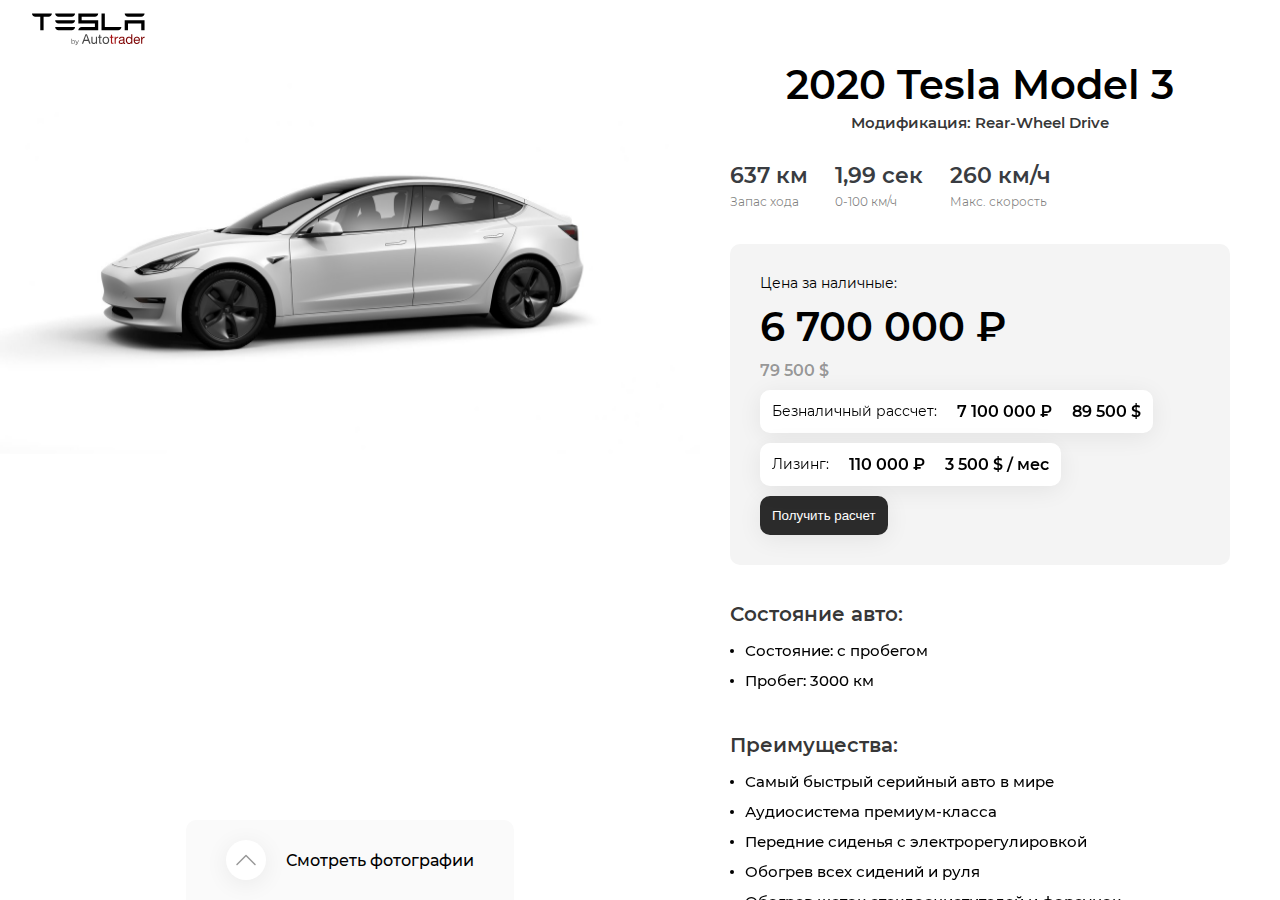
<file: index.html>
<!DOCTYPE html>
<html lang="ru-RU">
  <head>
    <meta charset="utf-8">
    <title>Главная страница</title><!--[if IE]>
    <meta http-equiv="X-UA-Compatible" content="IE = edge"><![endif]-->
    <meta name="viewport" content="width=device-width,initial-scale=1">
    <meta name="keywords" content="">
    <meta name="description" content="">
    <meta name="color-theme" content="">
    <link rel="stylesheet" type="text/css" href="static/css/styles.min.css"><!--[if lt IE 9]>
    <script src="https://cdnjs.cloudflare.com/ajax/libs/html5shiv/3.7.3/html5shiv-printshiv.min.js"></script><![endif]-->
  </head>
  <body class="index-page">
    <div class="wrapper">
      <header class="header"><a class="header__logo logo" href="#"> <img src="static/images/img/logo.svg" alt="Tesla by Autotraider"></a></header>
      <main class="content">
        <div class="detailsCar">
          <div class="detailsCar__inner"> 
            <div class="detailsCar__slider">
              <div class="swiper swiperDetails">
                <div class="swiper-wrapper swiperDetails__inner">
                  <div class="swiper-slide swiperDetails__slide"><img src="static/images/img/card/1.jpg" alt="Slide"></div>
                  <div class="swiper-slide swiperDetails__slide"><img src="static/images/img/card/2.jpg" alt="Slide"></div>
                </div>
                <div class="swiperDetails__arrows">
                  <div class="swiperDetails__arrow swiperDetails__next">
                    <svg class="svg-sprite-icon  icon-arrow-left swiperDetails__icon">
                      <use xlink:href="static/images/svg/symbol/sprite.svg#arrow-left"></use>
                    </svg>
                  </div>
                  <div class="swiperDetails__arrow swiperDetails__prev">
                    <svg class="svg-sprite-icon  icon-arrow-right swiperDetails__icon">
                      <use xlink:href="static/images/svg/symbol/sprite.svg#arrow-right"></use>
                    </svg>
                  </div>
                </div>
              </div>
              <div class="openGallery" open-modal-gallery>
                <div class="openGallery__btn">
                  <svg class="svg-sprite-icon  icon-arrow-up openGallery__icon">
                    <use xlink:href="static/images/svg/symbol/sprite.svg#arrow-up"></use>
                  </svg>
                </div><span>Смотреть фотографии</span>
              </div>
            </div>
            <aside class="detailsCar__info">
              <h1 class="detailsCar__title">
                 2020 Tesla Model 3</h1>
              <p class="detailsCar__mod">Модификация: Rear-Wheel Drive</p>
              <ul class="detailsCar__feature">
                <li> <span>637 км</span>Запас хода</li>
                <li> <span>1,99 сек</span>0-100 км/ч</li>
                <li> <span>260 км/ч</span>Макс. скорость</li>
              </ul>
              <div class="detailsCar__prices">
                <div class="detailsPrice-cash">Цена за наличные:</div>
                <div class="detailsPrice-rub">6 700 000 ₽</div>
                <div class="detailsPrice-usd">79 500 $</div>
                <div class="detailsPayment">
                  <div class="detailsPayment__item"><span>Безналичный рассчет:</span>
                    <div class="detailsPayment__rub">7 100 000 ₽</div>
                    <div class="detailsPayment__usd">89 500 $</div>
                  </div>
                  <div class="detailsPayment__item"><span>Лизинг:</span>
                    <div class="detailsPayment__rub">110 000 ₽</div>
                    <div class="detailsPayment__usd">3 500 $ / мес</div>
                  </div>
                </div>
                <button class="detailsPrice__btn" type="button">Получить расчет</button>
              </div>
              <div class="qualitiesCar">
                <div class="qualitiesCar__title">Состояние авто:</div>
                <ul class="qualitiesCar__list">
                  <li class="qualitiesCar__item">Состояние: с пробегом</li>
                  <li class="qualitiesCar__item">Пробег: 3000 км</li>
                </ul>
              </div>
              <div class="qualitiesCar">
                <div class="qualitiesCar__title">Преимущества:</div>
                <ul class="qualitiesCar__list">
                  <li class="qualitiesCar__item">Самый быстрый серийный авто в мире</li>
                  <li class="qualitiesCar__item">Аудиосистема премиум-класса</li>
                  <li class="qualitiesCar__item">Передние сиденья с электрорегулировкой</li>
                  <li class="qualitiesCar__item">Обогрев всех сидений и руля</li>
                  <li class="qualitiesCar__item">Обогрев щеток стеклоочистителей и форсунок</li>
                  <li class="qualitiesCar__item">Система Keyless Entry</li>
                  <li class="qualitiesCar__item">Мобильное приложение</li>
                  <li class="qualitiesCar__item">Голосовые команды</li>
                  <li class="qualitiesCar__item">Самозатемняющиеся зеркала</li>
                </ul>
              </div>
            </aside>
          </div>
        </div>
      </main>
      <footer class="footer"></footer>
    </div>
    <div class="modal-cars">
      <div class="modal-cars__inner"> 
        <div class="swiper modalCars">
          <div class="swiper-wrapper modalCars__inner">
            <div class="swiper-slide modalCars__slide"><img src="static/images/img/card/1.jpg" alt="">
              <button class="modalCars__close" type="button" aria-label="close modal">
                <svg class="svg-sprite-icon  icon-close modalCars__icon">
                  <use xlink:href="static/images/svg/symbol/sprite.svg#close"></use>
                </svg>
              </button>
            </div>
            <div class="swiper-slide modalCars__slide"><img src="static/images/img/card/2.jpg" alt="">
              <button class="modalCars__close" type="button" aria-label="close modal">
                <svg class="svg-sprite-icon  icon-close modalCars__icon">
                  <use xlink:href="static/images/svg/symbol/sprite.svg#close"></use>
                </svg>
              </button>
            </div>
            <div class="swiper-slide modalCars__slide"><img src="static/images/img/card/1.jpg" alt="">
              <button class="modalCars__close" type="button" aria-label="close modal">
                <svg class="svg-sprite-icon  icon-close modalCars__icon">
                  <use xlink:href="static/images/svg/symbol/sprite.svg#close"></use>
                </svg>
              </button>
            </div>
            <div class="swiper-slide modalCars__slide"><img src="static/images/img/card/2.jpg" alt="">
              <button class="modalCars__close" type="button" aria-label="close modal">
                <svg class="svg-sprite-icon  icon-close modalCars__icon">
                  <use xlink:href="static/images/svg/symbol/sprite.svg#close"></use>
                </svg>
              </button>
            </div>
          </div>
          <div class="modalCars__dots"></div>
          <div class="modalCars__arrows">
            <div class="modalCars__arrow modalCars__prev">
              <svg class="svg-sprite-icon icon-arrow-left">
                <use xlink:href="static/images/svg/symbol/sprite.svg#arrow-left"></use>
              </svg>
            </div>
            <div class="modalCars__arrow modalCars__next">
              <svg class="svg-sprite-icon icon-arrow-right">
                <use xlink:href="static/images/svg/symbol/sprite.svg#arrow-right"></use>
              </svg>
            </div>
          </div>
        </div>
      </div>
    </div>
    <div class="overlay"></div>
    <script src="static/js/libs.min.js"></script>
    <script src="static/js/main.js"></script>
  </body>
</html>
</file>
<file: static/css/styles.min.css>
/**
 * Swiper 8.4.5
 * Most modern mobile touch slider and framework with hardware accelerated transitions
 * https://swiperjs.com
 *
 * Copyright 2014-2022 Vladimir Kharlampidi
 *
 * Released under the MIT License
 *
 * Released on: November 21, 2022
 */
@font-face {
  font-family: 'swiper-icons';
  src: url("data:application/font-woff;charset=utf-8;base64, [base64]//wADZ2x5ZgAAAywAAADMAAAD2MHtryVoZWFkAAABbAAAADAAAAA2E2+eoWhoZWEAAAGcAAAAHwAAACQC9gDzaG10eAAAAigAAAAZAAAArgJkABFsb2NhAAAC0AAAAFoAAABaFQAUGG1heHAAAAG8AAAAHwAAACAAcABAbmFtZQAAA/gAAAE5AAACXvFdBwlwb3N0AAAFNAAAAGIAAACE5s74hXjaY2BkYGAAYpf5Hu/j+W2+MnAzMYDAzaX6QjD6/4//Bxj5GA8AuRwMYGkAPywL13jaY2BkYGA88P8Agx4j+/8fQDYfA1AEBWgDAIB2BOoAeNpjYGRgYNBh4GdgYgABEMnIABJzYNADCQAACWgAsQB42mNgYfzCOIGBlYGB0YcxjYGBwR1Kf2WQZGhhYGBiYGVmgAFGBiQQkOaawtDAoMBQxXjg/wEGPcYDDA4wNUA2CCgwsAAAO4EL6gAAeNpj2M0gyAACqxgGNWBkZ2D4/wMA+xkDdgAAAHjaY2BgYGaAYBkGRgYQiAHyGMF8FgYHIM3DwMHABGQrMOgyWDLEM1T9/w8UBfEMgLzE////P/5//f/V/xv+r4eaAAeMbAxwIUYmIMHEgKYAYjUcsDAwsLKxc3BycfPw8jEQA/[base64]/uznmfPFBNODM2K7MTQ45YEAZqGP81AmGGcF3iPqOop0r1SPTaTbVkfUe4HXj97wYE+yNwWYxwWu4v1ugWHgo3S1XdZEVqWM7ET0cfnLGxWfkgR42o2PvWrDMBSFj/IHLaF0zKjRgdiVMwScNRAoWUoH78Y2icB/yIY09An6AH2Bdu/UB+yxopYshQiEvnvu0dURgDt8QeC8PDw7Fpji3fEA4z/PEJ6YOB5hKh4dj3EvXhxPqH/SKUY3rJ7srZ4FZnh1PMAtPhwP6fl2PMJMPDgeQ4rY8YT6Gzao0eAEA409DuggmTnFnOcSCiEiLMgxCiTI6Cq5DZUd3Qmp10vO0LaLTd2cjN4fOumlc7lUYbSQcZFkutRG7g6JKZKy0RmdLY680CDnEJ+UMkpFFe1RN7nxdVpXrC4aTtnaurOnYercZg2YVmLN/d/gczfEimrE/fs/bOuq29Zmn8tloORaXgZgGa78yO9/cnXm2BpaGvq25Dv9S4E9+5SIc9PqupJKhYFSSl47+Qcr1mYNAAAAeNptw0cKwkAAAMDZJA8Q7OUJvkLsPfZ6zFVERPy8qHh2YER+3i/BP83vIBLLySsoKimrqKqpa2hp6+jq6RsYGhmbmJqZSy0sraxtbO3sHRydnEMU4uR6yx7JJXveP7WrDycAAAAAAAH//wACeNpjYGRgYOABYhkgZgJCZgZNBkYGLQZtIJsFLMYAAAw3ALgAeNolizEKgDAQBCchRbC2sFER0YD6qVQiBCv/H9ezGI6Z5XBAw8CBK/m5iQQVauVbXLnOrMZv2oLdKFa8Pjuru2hJzGabmOSLzNMzvutpB3N42mNgZGBg4GKQYzBhYMxJLMlj4GBgAYow/P/PAJJhLM6sSoWKfWCAAwDAjgbRAAB42mNgYGBkAIIbCZo5IPrmUn0hGA0AO8EFTQAA");
  font-weight: 400;
  font-style: normal; }

:root {
  --swiper-theme-color: #007aff; }

.swiper {
  margin-left: auto;
  margin-right: auto;
  position: relative;
  overflow: hidden;
  list-style: none;
  padding: 0;
  /* Fix of Webkit flickering */
  z-index: 1; }

.swiper-vertical > .swiper-wrapper {
  -webkit-box-orient: vertical;
  -webkit-box-direction: normal;
      -ms-flex-direction: column;
          flex-direction: column; }

.swiper-wrapper {
  position: relative;
  width: 100%;
  height: 100%;
  z-index: 1;
  display: -webkit-box;
  display: -ms-flexbox;
  display: flex;
  -webkit-transition-property: -webkit-transform;
  transition-property: -webkit-transform;
  -o-transition-property: transform;
  transition-property: transform;
  transition-property: transform, -webkit-transform;
  -webkit-box-sizing: content-box;
          box-sizing: content-box; }

.swiper-android .swiper-slide,
.swiper-wrapper {
  -webkit-transform: translate3d(0px, 0, 0);
          transform: translate3d(0px, 0, 0); }

.swiper-pointer-events {
  -ms-touch-action: pan-y;
      touch-action: pan-y; }

.swiper-pointer-events.swiper-vertical {
  -ms-touch-action: pan-x;
      touch-action: pan-x; }

.swiper-slide {
  -ms-flex-negative: 0;
      flex-shrink: 0;
  width: 100%;
  height: 100%;
  position: relative;
  -webkit-transition-property: -webkit-transform;
  transition-property: -webkit-transform;
  -o-transition-property: transform;
  transition-property: transform;
  transition-property: transform, -webkit-transform; }

.swiper-slide-invisible-blank {
  visibility: hidden; }

/* Auto Height */
.swiper-autoheight,
.swiper-autoheight .swiper-slide {
  height: auto; }

.swiper-autoheight .swiper-wrapper {
  -webkit-box-align: start;
      -ms-flex-align: start;
          align-items: flex-start;
  -webkit-transition-property: height, -webkit-transform;
  transition-property: height, -webkit-transform;
  -o-transition-property: transform, height;
  transition-property: transform, height;
  transition-property: transform, height, -webkit-transform; }

.swiper-backface-hidden .swiper-slide {
  -webkit-transform: translateZ(0);
          transform: translateZ(0);
  -webkit-backface-visibility: hidden;
  backface-visibility: hidden; }

/* 3D Effects */
.swiper-3d,
.swiper-3d.swiper-css-mode .swiper-wrapper {
  -webkit-perspective: 1200px;
          perspective: 1200px; }

.swiper-3d .swiper-wrapper,
.swiper-3d .swiper-slide,
.swiper-3d .swiper-slide-shadow,
.swiper-3d .swiper-slide-shadow-left,
.swiper-3d .swiper-slide-shadow-right,
.swiper-3d .swiper-slide-shadow-top,
.swiper-3d .swiper-slide-shadow-bottom,
.swiper-3d .swiper-cube-shadow {
  -webkit-transform-style: preserve-3d;
          transform-style: preserve-3d; }

.swiper-3d .swiper-slide-shadow,
.swiper-3d .swiper-slide-shadow-left,
.swiper-3d .swiper-slide-shadow-right,
.swiper-3d .swiper-slide-shadow-top,
.swiper-3d .swiper-slide-shadow-bottom {
  position: absolute;
  left: 0;
  top: 0;
  width: 100%;
  height: 100%;
  pointer-events: none;
  z-index: 10; }

.swiper-3d .swiper-slide-shadow {
  background: rgba(0, 0, 0, 0.15); }

.swiper-3d .swiper-slide-shadow-left {
  background-image: -webkit-gradient(linear, right top, left top, from(rgba(0, 0, 0, 0.5)), to(rgba(0, 0, 0, 0)));
  background-image: -o-linear-gradient(right, rgba(0, 0, 0, 0.5), rgba(0, 0, 0, 0));
  background-image: linear-gradient(to left, rgba(0, 0, 0, 0.5), rgba(0, 0, 0, 0)); }

.swiper-3d .swiper-slide-shadow-right {
  background-image: -webkit-gradient(linear, left top, right top, from(rgba(0, 0, 0, 0.5)), to(rgba(0, 0, 0, 0)));
  background-image: -o-linear-gradient(left, rgba(0, 0, 0, 0.5), rgba(0, 0, 0, 0));
  background-image: linear-gradient(to right, rgba(0, 0, 0, 0.5), rgba(0, 0, 0, 0)); }

.swiper-3d .swiper-slide-shadow-top {
  background-image: -webkit-gradient(linear, left bottom, left top, from(rgba(0, 0, 0, 0.5)), to(rgba(0, 0, 0, 0)));
  background-image: -o-linear-gradient(bottom, rgba(0, 0, 0, 0.5), rgba(0, 0, 0, 0));
  background-image: linear-gradient(to top, rgba(0, 0, 0, 0.5), rgba(0, 0, 0, 0)); }

.swiper-3d .swiper-slide-shadow-bottom {
  background-image: -webkit-gradient(linear, left top, left bottom, from(rgba(0, 0, 0, 0.5)), to(rgba(0, 0, 0, 0)));
  background-image: -o-linear-gradient(top, rgba(0, 0, 0, 0.5), rgba(0, 0, 0, 0));
  background-image: linear-gradient(to bottom, rgba(0, 0, 0, 0.5), rgba(0, 0, 0, 0)); }

/* CSS Mode */
.swiper-css-mode > .swiper-wrapper {
  overflow: auto;
  scrollbar-width: none;
  /* For Firefox */
  -ms-overflow-style: none;
  /* For Internet Explorer and Edge */ }

.swiper-css-mode > .swiper-wrapper::-webkit-scrollbar {
  display: none; }

.swiper-css-mode > .swiper-wrapper > .swiper-slide {
  scroll-snap-align: start start; }

.swiper-horizontal.swiper-css-mode > .swiper-wrapper {
  -ms-scroll-snap-type: x mandatory;
      scroll-snap-type: x mandatory; }

.swiper-vertical.swiper-css-mode > .swiper-wrapper {
  -ms-scroll-snap-type: y mandatory;
      scroll-snap-type: y mandatory; }

.swiper-centered > .swiper-wrapper::before {
  content: '';
  -ms-flex-negative: 0;
      flex-shrink: 0;
  -webkit-box-ordinal-group: 10000;
      -ms-flex-order: 9999;
          order: 9999; }

.swiper-centered.swiper-horizontal > .swiper-wrapper > .swiper-slide:first-child {
  -webkit-margin-start: var(--swiper-centered-offset-before);
          margin-inline-start: var(--swiper-centered-offset-before); }

.swiper-centered.swiper-horizontal > .swiper-wrapper::before {
  height: 100%;
  min-height: 1px;
  width: var(--swiper-centered-offset-after); }

.swiper-centered.swiper-vertical > .swiper-wrapper > .swiper-slide:first-child {
  -webkit-margin-before: var(--swiper-centered-offset-before);
          margin-block-start: var(--swiper-centered-offset-before); }

.swiper-centered.swiper-vertical > .swiper-wrapper::before {
  width: 100%;
  min-width: 1px;
  height: var(--swiper-centered-offset-after); }

.swiper-centered > .swiper-wrapper > .swiper-slide {
  scroll-snap-align: center center; }

.swiper-virtual .swiper-slide {
  -webkit-backface-visibility: hidden;
  -webkit-transform: translateZ(0);
          transform: translateZ(0); }

.swiper-virtual.swiper-css-mode .swiper-wrapper::after {
  content: '';
  position: absolute;
  left: 0;
  top: 0;
  pointer-events: none; }

.swiper-virtual.swiper-css-mode.swiper-horizontal .swiper-wrapper::after {
  height: 1px;
  width: var(--swiper-virtual-size); }

.swiper-virtual.swiper-css-mode.swiper-vertical .swiper-wrapper::after {
  width: 1px;
  height: var(--swiper-virtual-size); }

:root {
  --swiper-navigation-size: 44px;
  /*
  --swiper-navigation-color: var(--swiper-theme-color);
  */ }

.swiper-button-prev,
.swiper-button-next {
  position: absolute;
  top: 50%;
  width: calc(var(--swiper-navigation-size) / 44 * 27);
  height: var(--swiper-navigation-size);
  margin-top: calc(0px - (var(--swiper-navigation-size) / 2));
  z-index: 10;
  cursor: pointer;
  display: -webkit-box;
  display: -ms-flexbox;
  display: flex;
  -webkit-box-align: center;
      -ms-flex-align: center;
          align-items: center;
  -webkit-box-pack: center;
      -ms-flex-pack: center;
          justify-content: center;
  color: var(--swiper-navigation-color, var(--swiper-theme-color)); }

.swiper-button-prev.swiper-button-disabled,
.swiper-button-next.swiper-button-disabled {
  opacity: 0.35;
  cursor: auto;
  pointer-events: none; }

.swiper-button-prev.swiper-button-hidden,
.swiper-button-next.swiper-button-hidden {
  opacity: 0;
  cursor: auto;
  pointer-events: none; }

.swiper-navigation-disabled .swiper-button-prev,
.swiper-navigation-disabled .swiper-button-next {
  display: none !important; }

.swiper-button-prev:after,
.swiper-button-next:after {
  font-family: swiper-icons;
  font-size: var(--swiper-navigation-size);
  text-transform: none !important;
  letter-spacing: 0;
  font-variant: initial;
  line-height: 1; }

.swiper-button-prev,
.swiper-rtl .swiper-button-next {
  left: 10px;
  right: auto; }

.swiper-button-prev:after,
.swiper-rtl .swiper-button-next:after {
  content: 'prev'; }

.swiper-button-next,
.swiper-rtl .swiper-button-prev {
  right: 10px;
  left: auto; }

.swiper-button-next:after,
.swiper-rtl .swiper-button-prev:after {
  content: 'next'; }

.swiper-button-lock {
  display: none; }

:root {
  /*
  --swiper-pagination-color: var(--swiper-theme-color);
  --swiper-pagination-bullet-size: 8px;
  --swiper-pagination-bullet-width: 8px;
  --swiper-pagination-bullet-height: 8px;
  --swiper-pagination-bullet-inactive-color: #000;
  --swiper-pagination-bullet-inactive-opacity: 0.2;
  --swiper-pagination-bullet-opacity: 1;
  --swiper-pagination-bullet-horizontal-gap: 4px;
  --swiper-pagination-bullet-vertical-gap: 6px;
  */ }

.swiper-pagination {
  position: absolute;
  text-align: center;
  -webkit-transition: 300ms opacity;
  -o-transition: 300ms opacity;
  transition: 300ms opacity;
  -webkit-transform: translate3d(0, 0, 0);
          transform: translate3d(0, 0, 0);
  z-index: 10; }

.swiper-pagination.swiper-pagination-hidden {
  opacity: 0; }

.swiper-pagination-disabled > .swiper-pagination,
.swiper-pagination.swiper-pagination-disabled {
  display: none !important; }

/* Common Styles */
.swiper-pagination-fraction,
.swiper-pagination-custom,
.swiper-horizontal > .swiper-pagination-bullets,
.swiper-pagination-bullets.swiper-pagination-horizontal {
  bottom: 10px;
  left: 0;
  width: 100%; }

/* Bullets */
.swiper-pagination-bullets-dynamic {
  overflow: hidden;
  font-size: 0; }

.swiper-pagination-bullets-dynamic .swiper-pagination-bullet {
  -webkit-transform: scale(0.33);
      -ms-transform: scale(0.33);
          transform: scale(0.33);
  position: relative; }

.swiper-pagination-bullets-dynamic .swiper-pagination-bullet-active {
  -webkit-transform: scale(1);
      -ms-transform: scale(1);
          transform: scale(1); }

.swiper-pagination-bullets-dynamic .swiper-pagination-bullet-active-main {
  -webkit-transform: scale(1);
      -ms-transform: scale(1);
          transform: scale(1); }

.swiper-pagination-bullets-dynamic .swiper-pagination-bullet-active-prev {
  -webkit-transform: scale(0.66);
      -ms-transform: scale(0.66);
          transform: scale(0.66); }

.swiper-pagination-bullets-dynamic .swiper-pagination-bullet-active-prev-prev {
  -webkit-transform: scale(0.33);
      -ms-transform: scale(0.33);
          transform: scale(0.33); }

.swiper-pagination-bullets-dynamic .swiper-pagination-bullet-active-next {
  -webkit-transform: scale(0.66);
      -ms-transform: scale(0.66);
          transform: scale(0.66); }

.swiper-pagination-bullets-dynamic .swiper-pagination-bullet-active-next-next {
  -webkit-transform: scale(0.33);
      -ms-transform: scale(0.33);
          transform: scale(0.33); }

.swiper-pagination-bullet {
  width: var(--swiper-pagination-bullet-width, var(--swiper-pagination-bullet-size, 8px));
  height: var(--swiper-pagination-bullet-height, var(--swiper-pagination-bullet-size, 8px));
  display: inline-block;
  border-radius: 50%;
  background: var(--swiper-pagination-bullet-inactive-color, #000);
  opacity: var(--swiper-pagination-bullet-inactive-opacity, 0.2); }

button.swiper-pagination-bullet {
  border: none;
  margin: 0;
  padding: 0;
  -webkit-box-shadow: none;
          box-shadow: none;
  -webkit-appearance: none;
  -moz-appearance: none;
       appearance: none; }

.swiper-pagination-clickable .swiper-pagination-bullet {
  cursor: pointer; }

.swiper-pagination-bullet:only-child {
  display: none !important; }

.swiper-pagination-bullet-active {
  opacity: var(--swiper-pagination-bullet-opacity, 1);
  background: var(--swiper-pagination-color, var(--swiper-theme-color)); }

.swiper-vertical > .swiper-pagination-bullets,
.swiper-pagination-vertical.swiper-pagination-bullets {
  right: 10px;
  top: 50%;
  -webkit-transform: translate3d(0px, -50%, 0);
          transform: translate3d(0px, -50%, 0); }

.swiper-vertical > .swiper-pagination-bullets .swiper-pagination-bullet,
.swiper-pagination-vertical.swiper-pagination-bullets .swiper-pagination-bullet {
  margin: var(--swiper-pagination-bullet-vertical-gap, 6px) 0;
  display: block; }

.swiper-vertical > .swiper-pagination-bullets.swiper-pagination-bullets-dynamic,
.swiper-pagination-vertical.swiper-pagination-bullets.swiper-pagination-bullets-dynamic {
  top: 50%;
  -webkit-transform: translateY(-50%);
      -ms-transform: translateY(-50%);
          transform: translateY(-50%);
  width: 8px; }

.swiper-vertical > .swiper-pagination-bullets.swiper-pagination-bullets-dynamic .swiper-pagination-bullet,
.swiper-pagination-vertical.swiper-pagination-bullets.swiper-pagination-bullets-dynamic .swiper-pagination-bullet {
  display: inline-block;
  -webkit-transition: 200ms top, 200ms -webkit-transform;
  transition: 200ms top, 200ms -webkit-transform;
  -o-transition: 200ms transform, 200ms top;
  transition: 200ms transform, 200ms top;
  transition: 200ms transform, 200ms top, 200ms -webkit-transform; }

.swiper-horizontal > .swiper-pagination-bullets .swiper-pagination-bullet,
.swiper-pagination-horizontal.swiper-pagination-bullets .swiper-pagination-bullet {
  margin: 0 var(--swiper-pagination-bullet-horizontal-gap, 4px); }

.swiper-horizontal > .swiper-pagination-bullets.swiper-pagination-bullets-dynamic,
.swiper-pagination-horizontal.swiper-pagination-bullets.swiper-pagination-bullets-dynamic {
  left: 50%;
  -webkit-transform: translateX(-50%);
      -ms-transform: translateX(-50%);
          transform: translateX(-50%);
  white-space: nowrap; }

.swiper-horizontal > .swiper-pagination-bullets.swiper-pagination-bullets-dynamic .swiper-pagination-bullet,
.swiper-pagination-horizontal.swiper-pagination-bullets.swiper-pagination-bullets-dynamic .swiper-pagination-bullet {
  -webkit-transition: 200ms left, 200ms -webkit-transform;
  transition: 200ms left, 200ms -webkit-transform;
  -o-transition: 200ms transform, 200ms left;
  transition: 200ms transform, 200ms left;
  transition: 200ms transform, 200ms left, 200ms -webkit-transform; }

.swiper-horizontal.swiper-rtl > .swiper-pagination-bullets-dynamic .swiper-pagination-bullet {
  -webkit-transition: 200ms right, 200ms -webkit-transform;
  transition: 200ms right, 200ms -webkit-transform;
  -o-transition: 200ms transform, 200ms right;
  transition: 200ms transform, 200ms right;
  transition: 200ms transform, 200ms right, 200ms -webkit-transform; }

/* Progress */
.swiper-pagination-progressbar {
  background: rgba(0, 0, 0, 0.25);
  position: absolute; }

.swiper-pagination-progressbar .swiper-pagination-progressbar-fill {
  background: var(--swiper-pagination-color, var(--swiper-theme-color));
  position: absolute;
  left: 0;
  top: 0;
  width: 100%;
  height: 100%;
  -webkit-transform: scale(0);
      -ms-transform: scale(0);
          transform: scale(0);
  -webkit-transform-origin: left top;
      -ms-transform-origin: left top;
          transform-origin: left top; }

.swiper-rtl .swiper-pagination-progressbar .swiper-pagination-progressbar-fill {
  -webkit-transform-origin: right top;
      -ms-transform-origin: right top;
          transform-origin: right top; }

.swiper-horizontal > .swiper-pagination-progressbar,
.swiper-pagination-progressbar.swiper-pagination-horizontal,
.swiper-vertical > .swiper-pagination-progressbar.swiper-pagination-progressbar-opposite,
.swiper-pagination-progressbar.swiper-pagination-vertical.swiper-pagination-progressbar-opposite {
  width: 100%;
  height: 4px;
  left: 0;
  top: 0; }

.swiper-vertical > .swiper-pagination-progressbar,
.swiper-pagination-progressbar.swiper-pagination-vertical,
.swiper-horizontal > .swiper-pagination-progressbar.swiper-pagination-progressbar-opposite,
.swiper-pagination-progressbar.swiper-pagination-horizontal.swiper-pagination-progressbar-opposite {
  width: 4px;
  height: 100%;
  left: 0;
  top: 0; }

.swiper-pagination-lock {
  display: none; }

/* Scrollbar */
.swiper-scrollbar {
  border-radius: 10px;
  position: relative;
  -ms-touch-action: none;
  background: rgba(0, 0, 0, 0.1); }

.swiper-scrollbar-disabled > .swiper-scrollbar,
.swiper-scrollbar.swiper-scrollbar-disabled {
  display: none !important; }

.swiper-horizontal > .swiper-scrollbar,
.swiper-scrollbar.swiper-scrollbar-horizontal {
  position: absolute;
  left: 1%;
  bottom: 3px;
  z-index: 50;
  height: 5px;
  width: 98%; }

.swiper-vertical > .swiper-scrollbar,
.swiper-scrollbar.swiper-scrollbar-vertical {
  position: absolute;
  right: 3px;
  top: 1%;
  z-index: 50;
  width: 5px;
  height: 98%; }

.swiper-scrollbar-drag {
  height: 100%;
  width: 100%;
  position: relative;
  background: rgba(0, 0, 0, 0.5);
  border-radius: 10px;
  left: 0;
  top: 0; }

.swiper-scrollbar-cursor-drag {
  cursor: move; }

.swiper-scrollbar-lock {
  display: none; }

.swiper-zoom-container {
  width: 100%;
  height: 100%;
  display: -webkit-box;
  display: -ms-flexbox;
  display: flex;
  -webkit-box-pack: center;
      -ms-flex-pack: center;
          justify-content: center;
  -webkit-box-align: center;
      -ms-flex-align: center;
          align-items: center;
  text-align: center; }

.swiper-zoom-container > img,
.swiper-zoom-container > svg,
.swiper-zoom-container > canvas {
  max-width: 100%;
  max-height: 100%;
  -o-object-fit: contain;
     object-fit: contain; }

.swiper-slide-zoomed {
  cursor: move; }

/* Preloader */
:root {
  /*
  --swiper-preloader-color: var(--swiper-theme-color);
  */ }

.swiper-lazy-preloader {
  width: 42px;
  height: 42px;
  position: absolute;
  left: 50%;
  top: 50%;
  margin-left: -21px;
  margin-top: -21px;
  z-index: 10;
  -webkit-transform-origin: 50%;
      -ms-transform-origin: 50%;
          transform-origin: 50%;
  -webkit-box-sizing: border-box;
          box-sizing: border-box;
  border: 4px solid var(--swiper-preloader-color, var(--swiper-theme-color));
  border-radius: 50%;
  border-top-color: transparent; }

.swiper:not(.swiper-watch-progress) .swiper-lazy-preloader,
.swiper-watch-progress .swiper-slide-visible .swiper-lazy-preloader {
  -webkit-animation: swiper-preloader-spin 1s infinite linear;
          animation: swiper-preloader-spin 1s infinite linear; }

.swiper-lazy-preloader-white {
  --swiper-preloader-color: #fff; }

.swiper-lazy-preloader-black {
  --swiper-preloader-color: #000; }

@-webkit-keyframes swiper-preloader-spin {
  0% {
    -webkit-transform: rotate(0deg);
            transform: rotate(0deg); }
  100% {
    -webkit-transform: rotate(360deg);
            transform: rotate(360deg); } }

@keyframes swiper-preloader-spin {
  0% {
    -webkit-transform: rotate(0deg);
            transform: rotate(0deg); }
  100% {
    -webkit-transform: rotate(360deg);
            transform: rotate(360deg); } }

/* a11y */
.swiper .swiper-notification {
  position: absolute;
  left: 0;
  top: 0;
  pointer-events: none;
  opacity: 0;
  z-index: -1000; }

.swiper-free-mode > .swiper-wrapper {
  -webkit-transition-timing-function: ease-out;
       -o-transition-timing-function: ease-out;
          transition-timing-function: ease-out;
  margin: 0 auto; }

.swiper-grid > .swiper-wrapper {
  -ms-flex-wrap: wrap;
      flex-wrap: wrap; }

.swiper-grid-column > .swiper-wrapper {
  -ms-flex-wrap: wrap;
      flex-wrap: wrap;
  -webkit-box-orient: vertical;
  -webkit-box-direction: normal;
      -ms-flex-direction: column;
          flex-direction: column; }

.swiper-fade.swiper-free-mode .swiper-slide {
  -webkit-transition-timing-function: ease-out;
       -o-transition-timing-function: ease-out;
          transition-timing-function: ease-out; }

.swiper-fade .swiper-slide {
  pointer-events: none;
  -webkit-transition-property: opacity;
  -o-transition-property: opacity;
  transition-property: opacity; }

.swiper-fade .swiper-slide .swiper-slide {
  pointer-events: none; }

.swiper-fade .swiper-slide-active,
.swiper-fade .swiper-slide-active .swiper-slide-active {
  pointer-events: auto; }

.swiper-cube {
  overflow: visible; }

.swiper-cube .swiper-slide {
  pointer-events: none;
  -webkit-backface-visibility: hidden;
  backface-visibility: hidden;
  z-index: 1;
  visibility: hidden;
  -webkit-transform-origin: 0 0;
      -ms-transform-origin: 0 0;
          transform-origin: 0 0;
  width: 100%;
  height: 100%; }

.swiper-cube .swiper-slide .swiper-slide {
  pointer-events: none; }

.swiper-cube.swiper-rtl .swiper-slide {
  -webkit-transform-origin: 100% 0;
      -ms-transform-origin: 100% 0;
          transform-origin: 100% 0; }

.swiper-cube .swiper-slide-active,
.swiper-cube .swiper-slide-active .swiper-slide-active {
  pointer-events: auto; }

.swiper-cube .swiper-slide-active,
.swiper-cube .swiper-slide-next,
.swiper-cube .swiper-slide-prev,
.swiper-cube .swiper-slide-next + .swiper-slide {
  pointer-events: auto;
  visibility: visible; }

.swiper-cube .swiper-slide-shadow-top,
.swiper-cube .swiper-slide-shadow-bottom,
.swiper-cube .swiper-slide-shadow-left,
.swiper-cube .swiper-slide-shadow-right {
  z-index: 0;
  -webkit-backface-visibility: hidden;
  backface-visibility: hidden; }

.swiper-cube .swiper-cube-shadow {
  position: absolute;
  left: 0;
  bottom: 0px;
  width: 100%;
  height: 100%;
  opacity: 0.6;
  z-index: 0; }

.swiper-cube .swiper-cube-shadow:before {
  content: '';
  background: #000;
  position: absolute;
  left: 0;
  top: 0;
  bottom: 0;
  right: 0;
  -webkit-filter: blur(50px);
          filter: blur(50px); }

.swiper-flip {
  overflow: visible; }

.swiper-flip .swiper-slide {
  pointer-events: none;
  -webkit-backface-visibility: hidden;
  backface-visibility: hidden;
  z-index: 1; }

.swiper-flip .swiper-slide .swiper-slide {
  pointer-events: none; }

.swiper-flip .swiper-slide-active,
.swiper-flip .swiper-slide-active .swiper-slide-active {
  pointer-events: auto; }

.swiper-flip .swiper-slide-shadow-top,
.swiper-flip .swiper-slide-shadow-bottom,
.swiper-flip .swiper-slide-shadow-left,
.swiper-flip .swiper-slide-shadow-right {
  z-index: 0;
  -webkit-backface-visibility: hidden;
  backface-visibility: hidden; }

.swiper-creative .swiper-slide {
  -webkit-backface-visibility: hidden;
  backface-visibility: hidden;
  overflow: hidden;
  -webkit-transition-property: opacity, height, -webkit-transform;
  transition-property: opacity, height, -webkit-transform;
  -o-transition-property: transform, opacity, height;
  transition-property: transform, opacity, height;
  transition-property: transform, opacity, height, -webkit-transform; }

.swiper-cards {
  overflow: visible; }

.swiper-cards .swiper-slide {
  -webkit-transform-origin: center bottom;
      -ms-transform-origin: center bottom;
          transform-origin: center bottom;
  -webkit-backface-visibility: hidden;
  backface-visibility: hidden;
  overflow: hidden; }

@font-face {
  font-family: 'Montserrat';
  src: url("../fonts/Montserrat/Montserrat-Regular.woff2") format("woff2");
  src: url("../fonts/Montserrat/Montserrat-Regular.woff") format("woff");
  font-weight: 400;
  font-style: normal;
  font-display: swap; }

@font-face {
  font-family: 'Montserrat';
  src: url("../fonts/Montserrat/Montserrat-Medium.woff2") format("woff2");
  src: url("../fonts/Montserrat/Montserrat-Medium.woff") format("woff");
  font-weight: 500;
  font-style: normal;
  font-display: swap; }

@font-face {
  font-family: 'Montserrat';
  src: url("../fonts/Montserrat/Montserrat-SemiBold.woff2") format("woff2");
  src: url("../fonts/Montserrat/Montserrat-SemiBold.woff") format("woff");
  font-weight: 600;
  font-style: normal;
  font-display: swap; }

@font-face {
  font-family: 'Montserrat';
  src: url("../fonts/Montserrat/Montserrat-Bold.woff2") format("woff2");
  src: url("../fonts/Montserrat/Montserrat-Bold.woff") format("woff");
  font-weight: bold;
  font-style: normal;
  font-display: swap; }

@font-face {
  font-family: 'Gilroy';
  src: url("../fonts/Gilroy/Gilroy-Light.woff2") format("woff2");
  src: url("../fonts/Gilroy/Gilroy-Light.woff") format("woff");
  font-weight: 300;
  font-style: normal;
  font-display: swap; }

@font-face {
  font-family: 'Gilroy';
  src: url("../fonts/Gilroy/Gilroy-LightItalic.woff2") format("woff2");
  src: url("../fonts/Gilroy/Gilroy-LightItalic.woff") format("woff");
  font-weight: 300;
  font-style: italic;
  font-display: swap; }

@font-face {
  font-family: 'Gilroy';
  src: url("../fonts/Gilroy/Gilroy-UltraLight.woff2") format("woff2");
  src: url("../fonts/Gilroy/Gilroy-UltraLight.woff") format("woff");
  font-weight: 300;
  font-style: italic;
  font-display: swap; }

@font-face {
  font-family: 'Gilroy';
  src: url("../fonts/Gilroy/Gilroy-Regular.woff2") format("woff2");
  src: url("../fonts/Gilroy/Gilroy-Regular.woff") format("woff");
  font-weight: 400;
  font-style: normal;
  font-display: swap; }

@font-face {
  font-family: 'Gilroy';
  src: url("../fonts/Gilroy/Gilroy-Medium.woff2") format("woff2");
  src: url("../fonts/Gilroy/Gilroy-Medium.woff") format("woff");
  font-weight: 500;
  font-style: normal;
  font-display: swap; }

@font-face {
  font-family: 'Gilroy';
  src: url("../fonts/Gilroy/Gilroy-SemiBold.woff2") format("woff2");
  src: url("../fonts/Gilroy/Gilroy-SemiBold.woff") format("woff");
  font-weight: 600;
  font-style: normal;
  font-display: swap; }

@font-face {
  font-family: 'Gilroy';
  src: url("../fonts/Gilroy/Gilroy-Bold.woff2") format("woff2");
  src: url("../fonts/Gilroy/Gilroy-Bold.woff") format("woff");
  font-weight: bold;
  font-style: normal;
  font-display: swap; }

@font-face {
  font-family: 'Tesla';
  src: url("../fonts/Tesla/tesla-seredich.woff2") format("woff2");
  src: url("../fonts/Tesla/tesla-seredich.woff") format("woff");
  font-weight: 400;
  font-style: normal;
  font-display: swap; }

@font-face {
  font-family: 'Travels';
  src: url("../fonts/Travels/TTTravels-Regular.woff2") format("woff2");
  src: url("../fonts/Travels/TTTravels-Regular.woff") format("woff");
  font-weight: 400;
  font-style: normal;
  font-display: swap; }

@font-face {
  font-family: 'Travels';
  src: url("../fonts/Travels/TTTravels-Medium.woff2") format("woff2");
  src: url("../fonts/Travels/TTTravels-Medium.woff") format("woff");
  font-weight: 500;
  font-style: normal;
  font-display: swap; }

@font-face {
  font-family: 'Travels';
  src: url("../fonts/Travels/TTTravels-DemiBold.woff2") format("woff2");
  src: url("../fonts/Travels/TTTravels-DemiBold.woff") format("woff");
  font-weight: 600;
  font-style: normal;
  font-display: swap; }

@font-face {
  font-family: 'Travels';
  src: url("../fonts/Travels/TTTravels-Bold.woff2") format("woff2");
  src: url("../fonts/Travels/TTTravels-Bold.woff") format("woff");
  font-weight: bold;
  font-style: normal;
  font-display: swap; }

@font-face {
  font-family: 'Gotham';
  src: url("../fonts/Gotham/GothamSSm-Medium.woff2") format("woff2");
  src: url("../fonts/Gotham/GothamSSm-Medium.woff") format("woff");
  font-weight: 500;
  font-style: normal;
  font-display: swap; }

@font-face {
  font-family: 'Gotham';
  src: url("../fonts/Gotham/GothamSSm-Medium.woff2") format("woff2");
  src: url("../fonts/Gotham/GothamSSm-Medium.woff") format("woff");
  font-weight: 400;
  font-style: normal;
  font-display: swap; }

html {
  font-size: 16px;
  height: 100%; }

body {
  height: 100%;
  font-family: "Montserrat", sans-serif;
  padding: 0;
  margin: 0;
  overflow: hidden; }
  @media screen and (max-width: 1100px) {
    body {
      overflow: unset; } }

.wrapper {
  display: -webkit-box;
  display: -ms-flexbox;
  display: flex;
  -webkit-box-orient: vertical;
  -webkit-box-direction: normal;
      -ms-flex-direction: column;
          flex-direction: column;
  min-height: 100vh; }

h1, h2, h3, h4, h5, h6 {
  margin: 0; }

ul, li {
  list-style-type: none;
  margin: 0;
  padding: 0; }

a {
  text-decoration: none; }

p {
  margin: 0; }

img {
  max-width: 100%;
  display: block; }

audio,
canvas,
iframe,
img,
svg,
video,
textarea {
  vertical-align: middle; }

textarea {
  resize: none; }

section {
  position: relative; }

input,
select,
button {
  outline: none;
  border: none;
  background-color: transparent; }

*, *:before, *:after {
  -webkit-box-sizing: border-box;
          box-sizing: border-box; }

.content {
  -webkit-box-flex: 1;
      -ms-flex: 1 0 auto;
          flex: 1 0 auto; }

.container {
  width: 100%;
  margin: 0 auto;
  padding: 0 15px; }

.overlay {
  display: none;
  position: fixed;
  width: 100%;
  height: 100%;
  left: 50%;
  top: 50%;
  z-index: 999;
  -webkit-transform: translate(-50%, -50%);
      -ms-transform: translate(-50%, -50%);
          transform: translate(-50%, -50%);
  -webkit-backdrop-filter: blur(4px);
          backdrop-filter: blur(4px);
  background-color: rgba(0, 0, 0, 0.3); }

.btn {
  display: -webkit-box;
  display: -ms-flexbox;
  display: flex;
  -webkit-box-align: center;
      -ms-flex-align: center;
          align-items: center;
  -webkit-box-pack: center;
      -ms-flex-pack: center;
          justify-content: center;
  font-weight: 500;
  height: 40px;
  font-size: 14px;
  cursor: pointer;
  -webkit-user-select: none;
     -moz-user-select: none;
      -ms-user-select: none;
          user-select: none;
  -webkit-transition: all .3s;
  -o-transition: all .3s;
  transition: all .3s;
  color: #ffffff;
  border-radius: 4px;
  padding: 4px 24px;
  text-align: center; }
  .btn.btn--blue {
    background-color: #3e6ae1; }
    .btn.btn--blue:hover {
      background-color: #2560fe; }
  .btn.btn--border {
    color: #000000;
    -webkit-box-shadow: inset 0 0 0 3px #3e6ae1;
            box-shadow: inset 0 0 0 3px #3e6ae1; }
    .btn.btn--border:hover {
      color: #ffffff;
      background-color: #3e6ae1; }

footer {
  -webkit-box-flex: 0;
      -ms-flex: 0 0 auto;
          flex: 0 0 auto; }

.header {
  display: -webkit-box;
  display: -ms-flexbox;
  display: flex;
  -webkit-box-align: center;
      -ms-flex-align: center;
          align-items: center;
  height: 60px;
  padding: 0 32px; }
  @media screen and (max-width: 414px) {
    .header {
      padding: 0 15px; } }

.logo {
  display: block;
  max-width: 120px; }

.detailsCar__title {
  font-weight: 600;
  font-size: 40px;
  line-height: 49px;
  text-align: center;
  margin-bottom: 5px; }
  @media screen and (max-width: 1200px) {
    .detailsCar__title {
      font-size: 24px;
      line-height: 32px; } }

.detailsCar__mod {
  font-size: 15px;
  line-height: 18px;
  font-weight: 600;
  color: rgba(0, 0, 0, 0.8);
  text-align: center;
  margin-bottom: 30px; }
  @media screen and (max-width: 1200px) {
    .detailsCar__mod {
      font-size: 12px;
      margin-bottom: 20px; } }

.detailsCar__prices {
  display: -webkit-box;
  display: -ms-flexbox;
  display: flex;
  -webkit-box-orient: vertical;
  -webkit-box-direction: normal;
      -ms-flex-direction: column;
          flex-direction: column;
  gap: 10px;
  border-radius: 10px;
  padding: 30px;
  background-color: #f4f4f4;
  margin-bottom: 37px; }
  @media screen and (max-width: 1200px) {
    .detailsCar__prices {
      padding: 20px; } }

.detailsCar__info {
  padding-right: 70px;
  overflow: auto;
  margin-right: -20px;
  padding-bottom: 50px; }
  @media screen and (max-width: 1200px) {
    .detailsCar__info {
      padding-right: 30px; } }
  @media screen and (max-width: 1100px) {
    .detailsCar__info {
      padding-right: 34px;
      padding-left: 34px;
      margin-right: 0; } }
  @media screen and (max-width: 414px) {
    .detailsCar__info {
      padding-right: 15px;
      padding-left: 15px; } }

.detailsCar__feature {
  display: -webkit-box;
  display: -ms-flexbox;
  display: flex;
  gap: 27px;
  margin-bottom: 35px; }
  @media screen and (max-width: 1200px) {
    .detailsCar__feature {
      margin-bottom: 20px;
      -webkit-box-pack: justify;
          -ms-flex-pack: justify;
              justify-content: space-between;
      gap: 10px; } }
  @media screen and (max-width: 1100px) {
    .detailsCar__feature {
      max-width: 600px;
      margin: 0 auto 20px; } }
  .detailsCar__feature li {
    font-size: 12px;
    color: rgba(0, 0, 0, 0.5); }
    @media screen and (max-width: 1200px) {
      .detailsCar__feature li {
        font-size: 10px; } }
    .detailsCar__feature li span {
      display: block;
      color: #393c41;
      font-weight: 600;
      font-size: 22px;
      margin-bottom: 5px; }
      @media screen and (max-width: 1200px) {
        .detailsCar__feature li span {
          font-size: 18px; } }

.detailsCar__inner {
  display: grid;
  grid-template-columns: 1fr 550px;
  gap: 30px;
  overflow: hidden;
  height: calc(100vh - 60px); }
  @media screen and (max-width: 1200px) {
    .detailsCar__inner {
      grid-template-columns: 1fr 320px; } }
  @media screen and (max-width: 1100px) {
    .detailsCar__inner {
      grid-template-columns: 1fr;
      height: auto; } }

.detailsCar__slider {
  position: sticky;
  top: 0;
  overflow: hidden; }
  @media screen and (max-width: 1100px) {
    .detailsCar__slider {
      position: static; } }

.swiperDetails, .swiperConfig {
  width: 100%;
  position: absolute;
  left: 0;
  top: 0;
  overflow: hidden; }
  @media screen and (max-width: 1100px) {
    .swiperDetails, .swiperConfig {
      position: static; } }
  .swiperDetails:hover .swiperDetails__arrows, .swiperConfig:hover .swiperDetails__arrows {
    width: 100%;
    opacity: 1;
    pointer-events: all; }
  .swiperDetails__arrows {
    width: 90%;
    height: 100%;
    display: -webkit-box;
    display: -ms-flexbox;
    display: flex;
    -webkit-box-pack: justify;
        -ms-flex-pack: justify;
            justify-content: space-between;
    position: absolute;
    left: 50%;
    top: 50%;
    -webkit-transform: translate(-50%, -50%);
        -ms-transform: translate(-50%, -50%);
            transform: translate(-50%, -50%);
    -webkit-transition: all .3s;
    -o-transition: all .3s;
    transition: all .3s;
    opacity: 0;
    pointer-events: none;
    z-index: 10; }
    @media screen and (max-width: 1100px) {
      .swiperDetails__arrows {
        display: none; } }
  .swiperDetails__icon {
    width: 28px;
    height: 28px;
    border-radius: 5px;
    padding: 5px;
    background-color: #eee;
    cursor: pointer; }
  .swiperDetails__arrow {
    display: -webkit-box;
    display: -ms-flexbox;
    display: flex;
    -webkit-box-align: center;
        -ms-flex-align: center;
            align-items: center;
    height: 100%;
    padding: 0 40px; }

.detailsPayment {
  display: -webkit-box;
  display: -ms-flexbox;
  display: flex;
  -webkit-box-orient: vertical;
  -webkit-box-direction: normal;
      -ms-flex-direction: column;
          flex-direction: column;
  gap: 10px; }
  .detailsPayment__item {
    position: relative;
    display: -webkit-box;
    display: -ms-flexbox;
    display: flex;
    -ms-flex-item-align: start;
        align-self: flex-start;
    gap: 20px;
    background-color: #ffffff;
    -webkit-box-shadow: 0px 4px 25px rgba(0, 0, 0, 0.07);
            box-shadow: 0px 4px 25px rgba(0, 0, 0, 0.07);
    border-radius: 10px;
    padding: 12px; }
    @media screen and (max-width: 500px) {
      .detailsPayment__item {
        margin-top: 20px; } }
    .detailsPayment__item span {
      font-size: 14px; }
      @media screen and (max-width: 500px) {
        .detailsPayment__item span {
          position: absolute;
          left: 0;
          top: -20px; } }
  .detailsPayment__rub, .detailsPayment__usd {
    font-weight: 600;
    font-size: 16px; }

.detailsPrice-cash {
  font-size: 14px; }

.detailsPrice-rub {
  font-weight: 600;
  font-size: 40px; }
  @media screen and (max-width: 1200px) {
    .detailsPrice-rub {
      font-size: 32px; } }
  @media screen and (max-width: 414px) {
    .detailsPrice-rub {
      font-size: 26px; } }

.detailsPrice-usd {
  font-weight: 600;
  font-size: 16px;
  color: rgba(0, 0, 0, 0.4); }

.detailsPrice__btn {
  -ms-flex-item-align: start;
      align-self: flex-start;
  background: #2B2B2B;
  -webkit-box-shadow: 0px 4px 25px rgba(0, 0, 0, 0.07);
          box-shadow: 0px 4px 25px rgba(0, 0, 0, 0.07);
  border-radius: 10px;
  -webkit-transition: all .3s;
  -o-transition: all .3s;
  transition: all .3s;
  cursor: pointer;
  padding: 12px;
  color: #ffffff; }
  .detailsPrice__btn:hover {
    -webkit-box-shadow: 0px 4px 25px rgba(0, 0, 0, 0.3);
            box-shadow: 0px 4px 25px rgba(0, 0, 0, 0.3); }

.qualitiesCar {
  margin-bottom: 37px; }
  .qualitiesCar__title {
    font-weight: 600;
    font-size: 20px;
    line-height: 24px;
    color: rgba(0, 0, 0, 0.8);
    margin-bottom: 10px; }
    @media screen and (max-width: 500px) {
      .qualitiesCar__title {
        font-size: 16px; } }
  .qualitiesCar__item {
    position: relative;
    font-weight: 500;
    font-size: 15px;
    line-height: 30px;
    padding-left: 15px; }
    @media screen and (max-width: 500px) {
      .qualitiesCar__item {
        font-size: 12px;
        line-height: 24px; } }
    .qualitiesCar__item:before {
      content: '';
      position: absolute;
      left: 0;
      top: 50%;
      -webkit-transform: translateY(-50%);
          -ms-transform: translateY(-50%);
              transform: translateY(-50%);
      width: 4px;
      height: 4px;
      border-radius: 100%;
      background-color: #000000; }

.openGallery {
  display: -webkit-box;
  display: -ms-flexbox;
  display: flex;
  -webkit-box-align: center;
      -ms-flex-align: center;
          align-items: center;
  gap: 20px;
  position: absolute;
  z-index: 100;
  cursor: pointer;
  white-space: nowrap;
  left: 50%;
  -webkit-transform: translateX(-50%);
      -ms-transform: translateX(-50%);
          transform: translateX(-50%);
  padding: 20px 40px;
  font-weight: 500;
  bottom: 0;
  background: #FAFAFA;
  border-radius: 10px;
  border-radius: 10px 10px 0 0; }
  @media screen and (max-width: 1100px) {
    .openGallery {
      position: fixed; } }
  @media screen and (max-width: 500px) {
    .openGallery {
      padding: 15px 25px; } }
  .openGallery__btn {
    display: -webkit-box;
    display: -ms-flexbox;
    display: flex;
    -webkit-box-align: center;
        -ms-flex-align: center;
            align-items: center;
    -webkit-box-pack: center;
        -ms-flex-pack: center;
            justify-content: center;
    width: 40px;
    height: 40px;
    -webkit-box-flex: 0;
        -ms-flex: 0 0 auto;
            flex: 0 0 auto;
    border-radius: 100%;
    background-color: #ffffff;
    -webkit-transition: all .3s;
    -o-transition: all .3s;
    transition: all .3s;
    -webkit-box-shadow: 0px 4px 25px rgba(0, 0, 0, 0.07);
            box-shadow: 0px 4px 25px rgba(0, 0, 0, 0.07); }
    @media screen and (max-width: 500px) {
      .openGallery__btn {
        width: 30px;
        height: 30px; } }
    .openGallery__btn:hover {
      -webkit-filter: drop-shadow(0 2px 4px rgba(0, 0, 0, 0.2));
              filter: drop-shadow(0 2px 4px rgba(0, 0, 0, 0.2)); }
  .openGallery__icon {
    width: 24px;
    height: 24px;
    opacity: 0.4; }
    @media screen and (max-width: 500px) {
      .openGallery__icon {
        width: 20px;
        height: 20px; } }

.modal-cars {
  display: none;
  position: fixed;
  left: 50%;
  top: 50%;
  -webkit-transform: translate(-50%, -50%);
      -ms-transform: translate(-50%, -50%);
          transform: translate(-50%, -50%);
  width: 100%;
  z-index: 1000; }
  .modal-cars.active {
    display: block; }
  .modal-cars__inner {
    display: -webkit-box;
    display: -ms-flexbox;
    display: flex;
    -webkit-box-align: center;
        -ms-flex-align: center;
            align-items: center; }

.modalCars {
  padding: 0 20px; }
  .modalCars__slide {
    max-width: 600px;
    position: relative;
    border-radius: 20px;
    overflow: hidden; }
    .modalCars__slide:not(.swiper-slide-active) {
      -webkit-filter: brightness(0.5);
              filter: brightness(0.5); }
  .modalCars__close {
    position: absolute;
    width: 40px;
    height: 40px;
    padding: 10px;
    top: 0;
    right: 0;
    cursor: pointer; }
  .modalCars__icon {
    max-width: 100%;
    height: 100%; }
  .modalCars__arrows {
    width: 85%;
    display: -webkit-box;
    display: -ms-flexbox;
    display: flex;
    -webkit-box-align: center;
        -ms-flex-align: center;
            align-items: center;
    -webkit-box-pack: justify;
        -ms-flex-pack: justify;
            justify-content: space-between;
    z-index: 100;
    position: absolute;
    left: 50%;
    top: calc(50% - 30px);
    -webkit-transform: translate(-50%, -50%);
        -ms-transform: translate(-50%, -50%);
            transform: translate(-50%, -50%); }
    @media screen and (max-width: 600px) {
      .modalCars__arrows {
        width: calc(100% - 40px); } }
    @media screen and (max-width: 414px) {
      .modalCars__arrows {
        display: none; } }
  .modalCars__dots {
    text-align: center;
    padding-top: 30px; }
    @media screen and (max-width: 600px) {
      .modalCars__dots {
        padding-top: 15px; } }
    @media screen and (max-width: 414px) {
      .modalCars__dots {
        padding-top: 10px; } }
  .modalCars__arrow {
    display: -webkit-box;
    display: -ms-flexbox;
    display: flex;
    -webkit-box-align: center;
        -ms-flex-align: center;
            align-items: center;
    -webkit-box-pack: center;
        -ms-flex-pack: center;
            justify-content: center;
    width: 64px;
    height: 64px;
    border-radius: 5px;
    padding: 15px;
    cursor: pointer;
    -webkit-transition: all .3s;
    -o-transition: all .3s;
    transition: all .3s;
    background-color: #a1a2a4; }
    @media screen and (max-width: 600px) {
      .modalCars__arrow {
        padding: 8px;
        width: 40px;
        height: 40px; } }
    .modalCars__arrow.swiper-button-disabled {
      opacity: 0; }
    .modalCars__arrow svg {
      fill: #ffffff;
      height: 100%; }

.swiper-pagination-bullet.swiper-pagination-bullet-active {
  background: #ffffff; }

.configCar .detailsCar__inner {
  grid-template-columns: 1fr 370px; }
  @media screen and (max-width: 1100px) {
    .configCar .detailsCar__inner {
      grid-template-columns: 1fr; } }

.prices__item:not(:last-child) {
  margin-bottom: 24px; }

.prices__input {
  position: absolute;
  visibility: hidden;
  opacity: 0;
  pointer-events: none; }
  .prices__input:checked + label {
    -webkit-box-shadow: inset 0 0 0 3px #3e6ae1;
            box-shadow: inset 0 0 0 3px #3e6ae1;
    color: #000000; }

.prices__title {
  font-size: 14px;
  font-weight: 600;
  margin-bottom: 10px; }

.prices__label {
  display: -webkit-box;
  display: -ms-flexbox;
  display: flex;
  -webkit-box-pack: justify;
      -ms-flex-pack: justify;
          justify-content: space-between;
  -ms-flex-line-pack: center;
      align-content: center;
  -webkit-box-align: center;
      -ms-flex-align: center;
          align-items: center;
  -webkit-box-orient: horizontal;
  -webkit-box-direction: normal;
      -ms-flex-flow: row wrap;
          flex-flow: row wrap;
  border-radius: 4px;
  font-weight: 500;
  color: rgba(0, 0, 0, 0.5);
  height: 48px;
  padding: 0 20px;
  cursor: pointer;
  -webkit-box-shadow: inset 0 0 0 1px #a2a3a5;
          box-shadow: inset 0 0 0 1px #a2a3a5;
  -webkit-transition: all 0.33s cubic-bezier(0.5, 0, 0, 0.75);
  -o-transition: all 0.33s cubic-bezier(0.5, 0, 0, 0.75);
  transition: all 0.33s cubic-bezier(0.5, 0, 0, 0.75);
  -webkit-user-select: none;
  -moz-user-select: none;
  -ms-user-select: none;
  user-select: none;
  background-color: transparent; }

.prices__info {
  color: #5c5e62;
  font-size: 12px;
  text-align: center;
  line-height: 17px;
  font-weight: 500;
  margin-top: 5px; }

.openSlider {
  display: -webkit-box;
  display: -ms-flexbox;
  display: flex;
  -webkit-box-pack: center;
      -ms-flex-pack: center;
          justify-content: center;
  margin: 50px 0; }
  @media screen and (max-width: 414px) {
    .openSlider {
      margin: 20px 0; } }
  .openSlider__btn {
    display: -webkit-box;
    display: -ms-flexbox;
    display: flex;
    -webkit-box-align: center;
        -ms-flex-align: center;
            align-items: center;
    text-align: center;
    height: 40px;
    font-weight: 600;
    border-radius: 4px;
    background-color: #f4f4f4;
    padding: 0 20px;
    cursor: pointer;
    font-size: 14px;
    -webkit-transition: all .3s;
    -o-transition: all .3s;
    transition: all .3s; }
    .openSlider__btn:hover {
      background-color: #eee; }

.filterCar__look {
  position: relative; }
  .filterCar__look:not(:last-child) {
    margin-bottom: 150px; }
    @media screen and (max-width: 769px) {
      .filterCar__look:not(:last-child) {
        margin-bottom: 100px; } }
  @media screen and (max-width: 769px) {
    .filterCar__look.paint .filterCar__mobile img {
      max-width: 140%;
      margin: -20%; } }
  @media screen and (max-width: 414px) {
    .filterCar__look.interior {
      margin-bottom: 70px; } }
  @media screen and (max-width: 769px) {
    .filterCar__look.interior .filterCar__mobile {
      margin-bottom: 40px; } }
  @media screen and (max-width: 414px) {
    .filterCar__look.interior .filterCar__mobile {
      margin-bottom: 20px; } }

.filterCar__mobile {
  display: none;
  overflow: hidden;
  margin: 0 -34px; }
  @media screen and (max-width: 769px) {
    .filterCar__mobile {
      display: block; } }
  @media screen and (max-width: 414px) {
    .filterCar__mobile {
      margin: 0 -15px; } }

.filterCar__title, .orderCar__title, .featureCar__title {
  font-size: 24px;
  margin-bottom: 24px;
  text-align: center;
  font-weight: 500;
  font-family: 'Gotham', sans-serif; }
  @media screen and (max-width: 414px) {
    .filterCar__title, .orderCar__title, .featureCar__title {
      font-size: 20px;
      margin-bottom: 20px; } }

.filterCar__inner {
  display: -webkit-box;
  display: -ms-flexbox;
  display: flex;
  -webkit-box-pack: center;
      -ms-flex-pack: center;
          justify-content: center; }

.filterCar__item {
  width: 54px;
  height: 54px;
  padding: 4px;
  margin: 0 4px; }

.filterCar__label {
  display: inline-block;
  position: relative;
  cursor: pointer; }
  .filterCar__label:after {
    content: '';
    position: absolute;
    left: 50%;
    top: 50%;
    -webkit-transform: translate(-50%, -50%);
        -ms-transform: translate(-50%, -50%);
            transform: translate(-50%, -50%);
    -webkit-transition: opacity .3s;
    -o-transition: opacity .3s;
    transition: opacity .3s;
    width: 58px;
    height: 58px;
    border-radius: 100%;
    opacity: 0;
    -webkit-box-shadow: inset 0 0 0 3px #3e6ae1;
            box-shadow: inset 0 0 0 3px #3e6ae1; }

.filterCar__input {
  position: absolute;
  visibility: hidden;
  opacity: 0;
  pointer-events: none; }
  .filterCar__input:checked + label:after {
    opacity: 1; }

.filterCar__value {
  width: 100%;
  position: absolute;
  left: 0;
  text-align: center;
  font-size: 14px;
  font-weight: 500;
  font-family: 'Gotham', sans-serif;
  margin-top: 16px;
  padding: 0 20px; }

.orderCar {
  margin-top: 50px; }
  .orderCar__date {
    text-align: center;
    font-family: 'Gotham', sans-serif;
    font-weight: 500;
    font-size: 14px;
    margin-bottom: 24px; }
  .orderCar a:not(:last-child) {
    margin-bottom: 10px; }

.featureCar {
  margin-top: 100px; }
  .featureCar__list {
    border: 1px solid #000;
    border-radius: 4px; }
  .featureCar__item {
    display: -webkit-box;
    display: -ms-flexbox;
    display: flex;
    -webkit-box-pack: justify;
        -ms-flex-pack: justify;
            justify-content: space-between;
    font-size: 14px;
    padding: 10px; }
    .featureCar__item:not(:last-child) {
      border-bottom: 1px solid #000; }
    .featureCar__item span {
      font-weight: bold; }

.swiperConfig__next.swiper-button-disabled, .swiperConfig__prev.swiper-button-disabled {
  opacity: 0.3; }

@media screen and (max-width: 769px) {
  .swiperConfig .swiperDetails__slide {
    margin-right: 20%; } }

@media screen and (max-width: 769px) {
  .swiperConfig .swiperDetails__slide img {
    max-width: 140%;
    margin: -20%; } }

/*# sourceMappingURL=[data-uri] */
</file>
